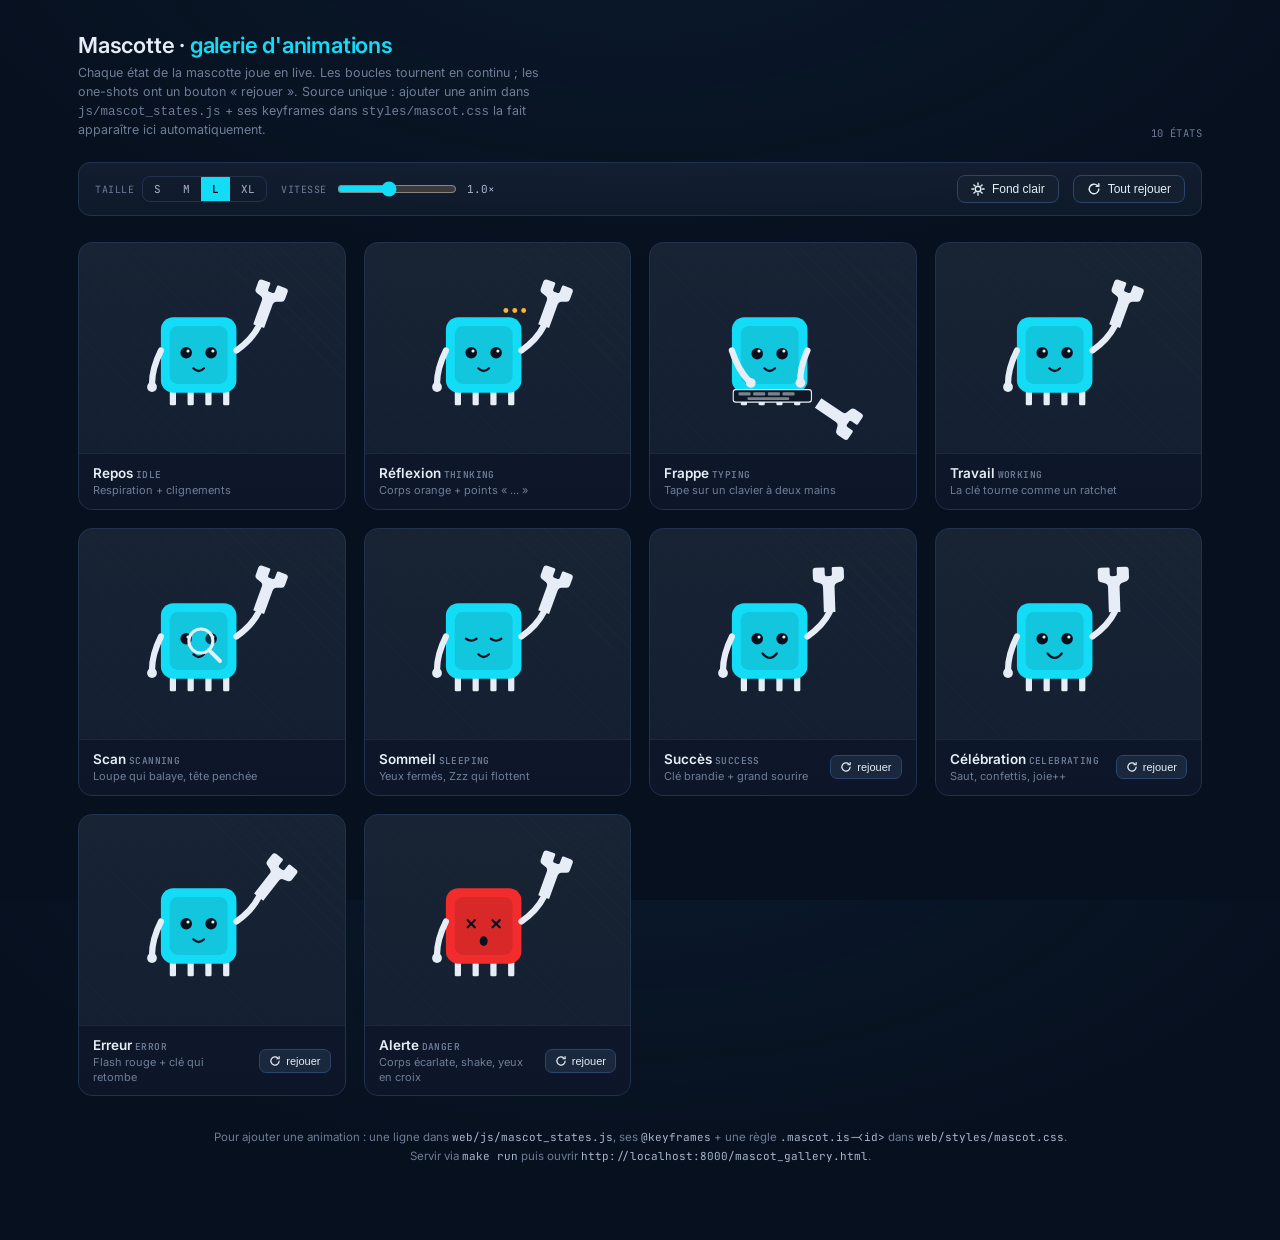
<file: web/mascot_gallery.html>
<!doctype html>
<html lang="fr">
<head>
<meta charset="utf-8">
<meta name="viewport" content="width=device-width, initial-scale=1">
<title>Mascotte — Galerie d'animations</title>
<link rel="preconnect" href="https://fonts.googleapis.com">
<link rel="preconnect" href="https://fonts.gstatic.com" crossorigin>
<link href="https://fonts.googleapis.com/css2?family=Inter:wght@400;500;600;700&family=JetBrains+Mono:wght@400;500;600&display=swap" rel="stylesheet">
<link rel="stylesheet" href="styles/tokens.css">
<link rel="stylesheet" href="styles/mascot.css">
<link rel="stylesheet" href="styles/mascot_gallery.css">
<!-- mascot.js calls the global t() for the SVG aria-label; the app provides it
     via i18n.js, but this standalone page just needs a stub. -->
<script>window.t = function () { return "Wrench Board mascot"; };</script>
</head>
<body>
<div class="mg-wrap">
  <header class="mg-head">
    <div>
      <h1 class="mg-title">Mascotte · <span class="mg-accent">galerie d'animations</span></h1>
      <p class="mg-sub">Chaque état de la mascotte joue en live. Les boucles tournent en continu ; les one-shots ont un bouton « rejouer ». Source unique : ajouter une anim dans <code>js/mascot_states.js</code> + ses keyframes dans <code>styles/mascot.css</code> la fait apparaître ici automatiquement.</p>
    </div>
    <span class="mg-count" id="mgCount"></span>
  </header>

  <div class="mg-controls">
    <div class="mg-ctl">
      <span class="mg-ctl-label">Taille</span>
      <div class="mg-seg" id="mgSize">
        <button data-size="80">S</button>
        <button data-size="120">M</button>
        <button data-size="160" class="is-active">L</button>
        <button data-size="220">XL</button>
      </div>
    </div>

    <div class="mg-ctl">
      <span class="mg-ctl-label">Vitesse</span>
      <input type="range" class="mg-range" id="mgSpeed" min="0.25" max="2" step="0.05" value="1">
      <span class="mg-range-val mono" id="mgSpeedVal">1.0×</span>
    </div>

    <div class="mg-spacer"></div>

    <button class="mg-btn" id="mgLight" type="button">
      <svg viewBox="0 0 16 16" fill="none" stroke="currentColor" stroke-width="1.6" stroke-linecap="round" stroke-linejoin="round">
        <circle cx="8" cy="8" r="3.2"/><path d="M8 1v2M8 13v2M1 8h2M13 8h2M3.3 3.3l1.4 1.4M11.3 11.3l1.4 1.4M3.3 12.7l1.4-1.4M11.3 4.7l1.4-1.4"/>
      </svg>
      <span id="mgLightLabel">Fond clair</span>
    </button>

    <button class="mg-btn" id="mgReplayAll" type="button">
      <svg viewBox="0 0 16 16" fill="none" stroke="currentColor" stroke-width="1.6" stroke-linecap="round" stroke-linejoin="round">
        <path d="M13.5 8a5.5 5.5 0 1 1-1.6-3.9"/><path d="M13.5 2v3h-3"/>
      </svg>
      Tout rejouer
    </button>
  </div>

  <div class="mg-grid" id="mgGrid"></div>

  <footer class="mg-foot">
    <p>Pour ajouter une animation : une ligne dans <code>web/js/mascot_states.js</code>, ses <code>@keyframes</code> + une règle <code>.mascot.is-&lt;id&gt;</code> dans <code>web/styles/mascot.css</code>.<br>
    Servir via <code>make run</code> puis ouvrir <code>http://localhost:8000/mascot_gallery.html</code>.</p>
  </footer>
</div>

<script type="module" src="js/mascot_gallery.js"></script>
</body>
</html>
</file>
<file: web/styles/tokens.css>
:root {
  --bg-deep:#07101f; --bg:#0a1120; --bg-2:#0f1a2e;
  --panel:#142030; --panel-2:#1a283d;
  --border:#22324d; --border-soft:#1a2840; --border-hover:#2e4468;
  --text:#e6edf7; --text-2:#a9b6cc; --text-3:#6e7d96;
  /* CJK + Devanagari names trail the Latin faces: the browser falls back
     per-glyph for Chinese / Hindi without loading any extra web font
     (system-ui covers Windows/macOS, the Noto names cover Linux/Android). */
  --mono:'JetBrains Mono', ui-monospace, 'Noto Sans CJK SC', 'Noto Sans Devanagari', monospace;
  --amber:   oklch(0.82 0.16 75);
  --cyan:    oklch(0.82 0.14 210);
  --emerald: oklch(0.78 0.15 155);
  --violet:  oklch(0.78 0.14 295);
  /* UI STATUS green — task/step completion ("done"). NOT a semantic data
     color: --emerald stays locked to net/rail; this is the chrome success
     state (e.g. the pipeline-timeline phase checkmarks). A distinct token so
     the lock holds and the success color stays reusable. */
  --ok: oklch(0.80 0.17 150);
  /* mascot-only danger red — NOT a semantic data color; scoped to the
     mascot's alert/error animations (see web/styles/mascot.css). */
  --mascot-danger: oklch(0.62 0.23 27);
}
*{box-sizing:border-box}
html,body{height:100%}
body{margin:0;background:var(--bg);color:var(--text);font-family:'Inter',system-ui,'Noto Sans CJK SC','Noto Sans Devanagari',sans-serif;font-size:13px;overflow:hidden;-webkit-font-smoothing:antialiased}
</file>
<file: web/styles/mascot.css>
/* ============================================================
   Wrench Board mascot — sizes, palette, animation states.
   The mascot SVG is defined inline in `web/index.html` as
   <template id="tpl-mascot"> and cloned at insertion time by
   `web/js/mascot.js`. No external asset is fetched.
   ============================================================ */

/* ---------- sizes & layout ---------- */
.mascot{display:inline-block;vertical-align:middle;line-height:0;color:var(--text);overflow:visible}
.mascot-xs{width:32px;height:auto}
.mascot-sm{width:80px;height:auto}
.mascot-md{width:160px;height:auto}
.mascot-lg{width:320px;height:auto}

/* ---------- chat panel companion ----------
   Pinned to the bottom-right of the diagnostic panel, hovering above the
   composer. The parent <aside class="llm-panel"> is already position:fixed,
   which is enough to anchor an absolute child — do NOT override it.
   pointer-events:none so clicks fall through to the form. */
.llm-mascot{position:absolute;right:12px;bottom:128px;width:48px;pointer-events:none;z-index:6;opacity:.92;filter:drop-shadow(0 3px 10px rgba(0,0,0,.35));transition:opacity .25s ease}
.llm-mascot .mascot{width:100%}

/* ---------- palette ----------
   Body = brand cyan. Face details (eyes, mouth) sit on the cyan body
   so they get the dark contrast. Limbs (legs, arms, wrench) sit on the
   dark app bg so they take a soft light tint. */
.mascot-body{fill:var(--cyan)}
.mascot-body-shade{fill:rgba(0,0,0,.10)}
.mascot-detail-fill{fill:var(--text)}
.mascot-detail-stroke{fill:none;stroke:var(--text);stroke-linecap:round;stroke-linejoin:round}

/* face overrides — dark on the cyan body */
.mascot-eye-ball{fill:var(--bg-deep)}
.mascot-eye-shine{fill:var(--text)}
.mascot-mouth-smile,.mascot-mouth-grin{stroke:var(--bg-deep)}

/* mouth: smile is the resting state, grin is shown only on success */
.mascot-mouth-grin{display:none}

/* ---------- per-element transform anchors ----------
   SVG groups need transform-box:view-box so transform-origin reads in
   the SVG user-coordinate system (the viewBox), letting us pivot around
   precise points like the wrench wrist. */
.mascot #body,
.mascot #face,
.mascot .mascot-eye,
.mascot .mascot-wrench,
.mascot #arm-left,
.mascot #arm-right,
.mascot .mascot-loupe{transform-box:view-box}

.mascot #arm-left{transform-origin:115px 200px}
.mascot #arm-right{transform-origin:285px 200px}

/* self-pivoting bits (rotate/scale around their own centre, not the viewBox) */
.mascot .mascot-zzz-z,
.mascot .mascot-confetti-bit{transform-box:fill-box;transform-origin:center}

.mascot #body,
.mascot #face{transform-origin:200px 210px}

.mascot .mascot-eye-left{transform-origin:172px 205px}
.mascot .mascot-eye-right{transform-origin:228px 205px}

.mascot .mascot-wrench{transform-origin:335px 145px}

/* ---------- state-only overlay elements (hidden until a state shows them) ----------
   Added to the template for scanning / sleeping / danger / celebrating. */
.mascot-eye-closed,
.mascot-eye-happy,
.mascot-eye-cross,
.mascot-mouth-o,
.mascot-think-dots,
.mascot-keyboard,
.mascot-loupe,
.mascot-zzz,
.mascot-confetti{display:none}

/* thinking "..." dots — amber, the warm "I'm chewing on it" colour */
.mascot-think-dot{fill:var(--amber)}

/* typing keyboard */
.mascot-kbd-base{fill:#0e1827;stroke:var(--text);stroke-width:2.5}
.mascot-kbd-key{fill:var(--text);opacity:.5}

.mascot-eye-closed,
.mascot-eye-happy{fill:none;stroke:var(--bg-deep);stroke-linecap:round}
.mascot-eye-cross path{fill:none;stroke:var(--bg-deep);stroke-linecap:round}
.mascot-mouth-o{fill:var(--bg-deep)}

/* scan loupe */
.mascot-loupe-glass{fill:var(--cyan);opacity:.18}
.mascot-loupe-lens{fill:none;stroke:var(--text);stroke-width:7}
.mascot-loupe-handle{stroke:var(--text);stroke-width:9;stroke-linecap:round}

/* sleep Zzz */
.mascot-zzz-z{fill:var(--text);font-family:var(--mono),'JetBrains Mono',monospace;font-weight:700;opacity:0}
.mascot-zzz-1{font-size:18px}
.mascot-zzz-2{font-size:26px}
.mascot-zzz-3{font-size:36px}

/* celebration confetti — multicolour via the semantic tokens (decorative) */
.mascot-confetti-bit{opacity:0}
.cf-a{fill:var(--cyan)}
.cf-b{fill:var(--amber)}
.cf-c{fill:var(--emerald)}
.cf-d{fill:var(--violet)}

/* the inner <g class="mascot-wrench-base"> keeps the static 20° lean of
   the wrench in SVG-attribute form (set inline in the SVG file) so CSS
   animations on .mascot-wrench compose as a delta on top of it. */

/* ============================================================
   IDLE — always on. Subtle breathing + eye-blinks.
   Targeted at .mascot directly so it runs in every context unless
   a more specific state class overrides it.
   ============================================================ */
@keyframes mascot-breathe{
  0%,100%{transform:scale(1)}
  50%{transform:scale(1.015)}
}
@keyframes mascot-blink{
  0%,90%,100%{transform:scaleY(1)}
  94%,97%{transform:scaleY(.08)}
}

.mascot #body,
.mascot #face{animation:mascot-breathe 4s ease-in-out infinite}

.mascot .mascot-eye-left{animation:mascot-blink 5.2s ease-in-out infinite}
.mascot .mascot-eye-right{animation:mascot-blink 5.2s ease-in-out infinite -.03s}

/* ============================================================
   THINKING — agent reasoning. Wrench taps slowly, eyes drift.
   ============================================================ */
@keyframes mascot-wrench-tap{
  0%,100%{transform:rotate(0deg)}
  50%{transform:rotate(-8deg)}
}
@keyframes mascot-eye-drift{
  0%,100%{transform:translateX(0)}
  50%{transform:translateX(1.5px)}
}
/* body warms to amber and back — "thinking / chewing on it" */
@keyframes mascot-body-think{
  0%,100%{fill:var(--cyan)}
  50%{fill:var(--amber)}
}
/* the "..." dots: each lifts + brightens in turn (typing-indicator wave) */
@keyframes mascot-think-dot{
  0%,100%{opacity:.25;transform:translateY(0)}
  30%{opacity:1;transform:translateY(-3px)}
}

.mascot.is-thinking .mascot-wrench{animation:mascot-wrench-tap 1.4s ease-in-out infinite}
.mascot.is-thinking .mascot-eye-ball{animation:mascot-eye-drift 2.2s ease-in-out infinite}
.mascot.is-thinking .mascot-body{animation:mascot-body-think 2.2s ease-in-out infinite}
.mascot.is-thinking .mascot-think-dots{display:block}
.mascot.is-thinking .mascot-think-dot{animation:mascot-think-dot 1.1s ease-in-out infinite}
.mascot.is-thinking .td-2{animation-delay:.18s}
.mascot.is-thinking .td-3{animation-delay:.36s}

/* ============================================================
   WORKING — pipeline running. Wrench cranks like a ratchet,
   breathing speeds up to convey effort.
   ============================================================ */
@keyframes mascot-wrench-ratchet{
  0%{transform:rotate(-14deg)}
  50%{transform:rotate(14deg)}
  100%{transform:rotate(-14deg)}
}

.mascot.is-working .mascot-wrench{animation:mascot-wrench-ratchet .75s ease-in-out infinite}
.mascot.is-working #body,
.mascot.is-working #face{animation-duration:2s}

/* ============================================================
   TYPING — agent streaming text. A keyboard appears, both arms
   swing down onto it (the wrench lowers with the right arm) and the
   hands peck in alternation; keys flash in a wave. The base poses are
   set directly so the figure still reads as "typing" with motion off.
   ============================================================ */
@keyframes mascot-type-left{
  0%,100%{transform:rotate(-44deg)}
  50%{transform:rotate(-50deg)}
}
@keyframes mascot-type-right{
  0%,100%{transform:rotate(150deg)}
  50%{transform:rotate(156deg)}
}
@keyframes mascot-key-flash{
  0%,100%{opacity:.45}
  40%{opacity:1}
}
/* drop the wrench to the floor once, then it rests there (free right hand) */
@keyframes mascot-wrench-drop{
  0%{transform:translate(0,0) rotate(0deg)}
  55%{transform:translate(-26px,176px) rotate(108deg)}
  72%{transform:translate(-26px,166px) rotate(100deg)}  /* little bounce */
  100%{transform:translate(-26px,173px) rotate(104deg)}
}
.mascot-hand-right{display:none}
.mascot.is-typing .mascot-keyboard{display:block}
.mascot.is-typing .mascot-hand-right{display:block}
.mascot.is-typing .mascot-wrench{animation:mascot-wrench-drop .7s cubic-bezier(.4,1.1,.6,1) 1 forwards}
.mascot.is-typing #arm-left{transform:rotate(-44deg);animation:mascot-type-left .5s ease-in-out infinite}
.mascot.is-typing #arm-right{transform:rotate(150deg);animation:mascot-type-right .5s ease-in-out infinite -.25s}
.mascot.is-typing .mascot-eye-ball{transform:translateY(2px)}
.mascot.is-typing .mascot-kbd-key{animation:mascot-key-flash .6s ease-in-out infinite}
.mascot.is-typing .kk-2{animation-delay:.12s}
.mascot.is-typing .kk-3{animation-delay:.24s}
.mascot.is-typing .kk-4{animation-delay:.36s}
.mascot.is-typing .kk-5{animation-delay:.18s}

/* ============================================================
   SUCCESS — one-shot celebration. Wrench thrust, grin appears.
   The class can be left in place permanently; the wrench rests
   raised after the animation finishes via animation-fill-mode.
   ============================================================ */
@keyframes mascot-wrench-cheer{
  0%{transform:rotate(0deg)}
  30%{transform:rotate(-32deg)}
  55%{transform:rotate(-32deg)}
  75%{transform:rotate(-26deg)}
  100%{transform:rotate(-22deg)}
}

.mascot.is-success .mascot-wrench{
  animation:mascot-wrench-cheer 1.2s cubic-bezier(.2,.8,.2,1) 1 forwards;
}
.mascot.is-success .mascot-mouth-smile{display:none}
.mascot.is-success .mascot-mouth-grin{display:block}

/* Happy ^_^ eyes for the first ~1.2s, then cross-fade back to normal eyes.
   The grin + raised wrench stay; only the eyes revert. */
@keyframes mascot-eye-happy-in{
  0%,72%{opacity:1}
  100%{opacity:0}
}
@keyframes mascot-eye-happy-out{
  0%,72%{opacity:0}
  100%{opacity:1}
}
.mascot.is-success .mascot-eye-left,
.mascot.is-success .mascot-eye-right{animation:none}
.mascot.is-success .mascot-eye-happy{
  display:block;animation:mascot-eye-happy-in 1.7s ease-in-out 1 forwards;
}
.mascot.is-success .mascot-eye-ball,
.mascot.is-success .mascot-eye-shine{
  animation:mascot-eye-happy-out 1.7s ease-in-out 1 forwards;
}

/* ============================================================
   ERROR — red flash + a quick shake, wrench droops.
   Eyes and body briefly flash --mascot-danger then settle back;
   the whole figure jolts once. Stronger than the old amber blink.
   ============================================================ */
@keyframes mascot-eye-flash{
  0%,100%{fill:var(--bg-deep)}
  20%,60%{fill:var(--mascot-danger)}
}
@keyframes mascot-body-flash-red{
  0%,100%{fill:var(--cyan)}
  25%,55%{fill:var(--mascot-danger)}
}
@keyframes mascot-wrench-droop{
  0%{transform:rotate(0deg)}
  100%{transform:rotate(18deg)}
}
@keyframes mascot-shake{
  0%,100%{transform:translateX(0)}
  20%{transform:translateX(-4px)}
  40%{transform:translateX(4px)}
  60%{transform:translateX(-3px)}
  80%{transform:translateX(3px)}
}

.mascot.is-error{animation:mascot-shake .4s ease-in-out 1}
.mascot.is-error .mascot-eye-ball{animation:mascot-eye-flash 1.6s ease-in-out 1 forwards}
.mascot.is-error .mascot-body{animation:mascot-body-flash-red 1.6s ease-in-out 1}
.mascot.is-error .mascot-wrench{animation:mascot-wrench-droop .5s ease-out 1 forwards}

/* ============================================================
   DANGER — escalated alert. Body turns scarlet and stays, eyes
   become crosses, mouth drops to a shocked "O", figure shakes hard.
   The red fill is set directly (not only via keyframe) so it holds
   even under prefers-reduced-motion.
   ============================================================ */
@keyframes mascot-body-red{
  0%{fill:var(--cyan)}
  18%,100%{fill:var(--mascot-danger)}
}
.mascot.is-danger{animation:mascot-shake .4s ease-in-out 3}
.mascot.is-danger .mascot-body{fill:var(--mascot-danger);animation:mascot-body-red .35s ease-out}
.mascot.is-danger .mascot-eye-ball,
.mascot.is-danger .mascot-eye-shine{display:none}
.mascot.is-danger .mascot-eye-cross{display:block}
.mascot.is-danger .mascot-mouth-smile,
.mascot.is-danger .mascot-mouth-grin{display:none}
.mascot.is-danger .mascot-mouth-o{display:block}

/* ============================================================
   SCANNING — inspecting. Loupe sweeps across the face, head tilts,
   eyes track side to side.
   ============================================================ */
@keyframes mascot-loupe-sweep{
  0%,100%{transform:translate(-34px,6px)}
  50%{transform:translate(34px,-4px)}
}
@keyframes mascot-head-tilt{
  0%,100%{transform:rotate(-4deg)}
  50%{transform:rotate(4deg)}
}
@keyframes mascot-eye-scan{
  0%,100%{transform:translateX(-2px)}
  50%{transform:translateX(2px)}
}
.mascot.is-scanning .mascot-loupe{display:block;animation:mascot-loupe-sweep 2.4s ease-in-out infinite}
.mascot.is-scanning #face{animation:mascot-head-tilt 3s ease-in-out infinite}
.mascot.is-scanning .mascot-eye-ball{animation:mascot-eye-scan 2.4s ease-in-out infinite}

/* ============================================================
   SLEEPING — eyes shut, slow breathing, Zzz drift up and fade.
   ============================================================ */
@keyframes mascot-zzz-float{
  0%{opacity:0;transform:translate(0,0) scale(.7)}
  20%{opacity:1}
  100%{opacity:0;transform:translate(10px,-26px) scale(1.1)}
}
@keyframes mascot-breathe-slow{
  0%,100%{transform:scale(1)}
  50%{transform:scale(1.025)}
}
.mascot.is-sleeping .mascot-eye-left,
.mascot.is-sleeping .mascot-eye-right{animation:none}
.mascot.is-sleeping .mascot-eye-ball,
.mascot.is-sleeping .mascot-eye-shine{display:none}
.mascot.is-sleeping .mascot-eye-closed{display:block}
.mascot.is-sleeping #body,
.mascot.is-sleeping #face{animation:mascot-breathe-slow 5.5s ease-in-out infinite}
.mascot.is-sleeping .mascot-zzz{display:block}
.mascot.is-sleeping .mascot-zzz-1{animation:mascot-zzz-float 3s ease-in-out infinite}
.mascot.is-sleeping .mascot-zzz-2{animation:mascot-zzz-float 3s ease-in-out infinite .5s}
.mascot.is-sleeping .mascot-zzz-3{animation:mascot-zzz-float 3s ease-in-out infinite 1s}

/* ============================================================
   CELEBRATING — a hop, grin, wrench raised, confetti rains down.
   One-shot: confetti fades out, wrench rests raised, grin stays.
   ============================================================ */
@keyframes mascot-jump{
  0%,100%{transform:translateY(0)}
  30%{transform:translateY(-22px)}
  50%{transform:translateY(0)}
  65%{transform:translateY(-10px)}
  80%{transform:translateY(0)}
}
@keyframes mascot-confetti-fall{
  0%{opacity:0;transform:translateY(-10px) rotate(0deg)}
  12%{opacity:1}
  100%{opacity:0;transform:translateY(125px) rotate(220deg)}
}
.mascot.is-celebrating{animation:mascot-jump 1.1s cubic-bezier(.3,.7,.4,1) 1}
.mascot.is-celebrating .mascot-wrench{animation:mascot-wrench-cheer 1.2s cubic-bezier(.2,.8,.2,1) 1 forwards}
.mascot.is-celebrating .mascot-mouth-smile{display:none}
.mascot.is-celebrating .mascot-mouth-grin{display:block}
.mascot.is-celebrating .mascot-confetti{display:block}
.mascot.is-celebrating .mascot-confetti-bit{animation:mascot-confetti-fall 1.5s ease-in 1 forwards}
.mascot.is-celebrating .mascot-confetti-bit:nth-child(1){animation-delay:0s}
.mascot.is-celebrating .mascot-confetti-bit:nth-child(2){animation-delay:.12s}
.mascot.is-celebrating .mascot-confetti-bit:nth-child(3){animation-delay:.05s}
.mascot.is-celebrating .mascot-confetti-bit:nth-child(4){animation-delay:.2s}
.mascot.is-celebrating .mascot-confetti-bit:nth-child(5){animation-delay:.1s}
.mascot.is-celebrating .mascot-confetti-bit:nth-child(6){animation-delay:.28s}
.mascot.is-celebrating .mascot-confetti-bit:nth-child(7){animation-delay:.16s}
.mascot.is-celebrating .mascot-confetti-bit:nth-child(8){animation-delay:.34s}

/* ============================================================
   Reduced-motion respect — keep the figure visible, drop motion.
   ============================================================ */
@media (prefers-reduced-motion: reduce){
  .mascot *,.mascot{animation:none!important}
  /* with no animation the happy/normal eyes would both show; keep normal */
  .mascot.is-success .mascot-eye-happy{display:none}
  .mascot.is-success .mascot-eye-ball,
  .mascot.is-success .mascot-eye-shine{opacity:1}
  /* the wrench-drop can't play, so just hide the wrench while typing */
  .mascot.is-typing .mascot-wrench{display:none}
}
</file>
<file: web/styles/mascot_gallery.css>
/* ============================================================
   Mascot animation gallery — standalone workshop page.
   Reuses the real mascot.css + template; this file only styles
   the gallery chrome (header, controls, card grid).
   Matches the workbench aesthetic: dark, dense, glass, mono labels.
   ============================================================ */

body{
  /* override the app shell's overflow:hidden — this page scrolls */
  overflow:auto;
  background:
    radial-gradient(1200px 600px at 50% -10%, rgba(56,189,248,.06), transparent 60%),
    var(--bg-deep);
  min-height:100vh;
}

.mg-wrap{max-width:1180px;margin:0 auto;padding:32px 28px 64px}

/* ---------- header ---------- */
.mg-head{
  display:flex;align-items:flex-end;justify-content:space-between;
  gap:24px;flex-wrap:wrap;margin-bottom:8px;
}
.mg-title{font-size:22px;font-weight:600;letter-spacing:-.2px;margin:0}
.mg-title .mg-accent{color:var(--cyan)}
.mg-sub{
  margin:6px 0 0;color:var(--text-3);font-size:12.5px;max-width:60ch;line-height:1.5;
}
.mg-count{
  font-family:var(--mono);font-size:10.5px;text-transform:uppercase;letter-spacing:.4px;
  color:var(--text-3);
}

/* ---------- control bar ---------- */
.mg-controls{
  display:flex;align-items:center;gap:14px;flex-wrap:wrap;
  margin:22px 0 26px;padding:12px 16px;
  background:linear-gradient(180deg, rgba(26,40,61,.6), rgba(20,32,48,.6));
  border:1px solid var(--border);border-radius:12px;
  backdrop-filter:blur(8px);
}
.mg-ctl{display:flex;align-items:center;gap:8px}
.mg-ctl-label{
  font-family:var(--mono);font-size:10px;text-transform:uppercase;letter-spacing:.5px;
  color:var(--text-3);
}
.mg-seg{display:inline-flex;border:1px solid var(--border);border-radius:8px;overflow:hidden}
.mg-seg button{
  appearance:none;border:0;background:transparent;color:var(--text-2);
  font-family:var(--mono);font-size:11px;padding:5px 11px;cursor:pointer;
  transition:background .15s,color .15s;
}
.mg-seg button:hover{background:var(--panel-2);color:var(--text)}
.mg-seg button.is-active{background:var(--cyan);color:var(--bg-deep);font-weight:600}
.mg-spacer{flex:1 1 auto}

.mg-range{accent-color:var(--cyan);width:120px}
.mg-range-val{font-family:var(--mono);font-size:11px;color:var(--text-2);min-width:34px}

.mg-btn{
  appearance:none;display:inline-flex;align-items:center;gap:7px;
  border:1px solid var(--border-hover);border-radius:8px;
  background:var(--panel);color:var(--text);
  font-size:12px;padding:6px 13px;cursor:pointer;transition:background .15s,border-color .15s;
}
.mg-btn:hover{background:var(--panel-2);border-color:var(--cyan)}
.mg-btn svg{width:14px;height:14px}

/* ---------- card grid ---------- */
.mg-grid{
  display:grid;gap:18px;
  grid-template-columns:repeat(auto-fill, minmax(220px, 1fr));
}
.mg-card{
  position:relative;display:flex;flex-direction:column;
  border:1px solid var(--border);border-radius:14px;
  background:linear-gradient(180deg, var(--panel), var(--bg-2));
  overflow:hidden;transition:border-color .15s, transform .15s;
}
.mg-card:hover{border-color:var(--border-hover);transform:translateY(-2px)}

.mg-stage{
  position:relative;display:grid;place-items:center;
  min-height:210px;padding:22px;
  background:
    linear-gradient(rgba(255,255,255,.015), rgba(255,255,255,.015)),
    repeating-linear-gradient(45deg, transparent 0 11px, rgba(255,255,255,.012) 11px 12px);
}
/* light-stage mode for contrast checking */
.mg-grid.is-light .mg-stage{background:#e9eef5}
.mg-grid.is-light .mg-card{background:linear-gradient(180deg,#f4f7fb,#e4e9f1)}
.mg-grid.is-light .mg-meta{background:rgba(255,255,255,.5);border-top-color:rgba(0,0,0,.08)}
.mg-grid.is-light .mg-name{color:#0a1120}
.mg-grid.is-light .mg-blurb{color:#3a475c}

.mg-stage .mascot{width:var(--mg-size,140px);height:auto}

.mg-kind{
  position:absolute;top:10px;right:10px;
  font-family:var(--mono);font-size:9px;text-transform:uppercase;letter-spacing:.5px;
  padding:3px 7px;border-radius:6px;border:1px solid var(--border);
  background:rgba(10,17,32,.7);backdrop-filter:blur(6px);
}
.mg-kind.kind-loop{color:var(--emerald)}
.mg-kind.kind-oneshot{color:var(--amber)}

.mg-meta{
  display:flex;align-items:center;justify-content:space-between;gap:10px;
  padding:11px 14px;border-top:1px solid var(--border-soft);
  background:rgba(10,17,32,.35);
}
.mg-meta-text{min-width:0}
.mg-name{font-size:13.5px;font-weight:600;margin:0}
.mg-blurb{font-size:11px;color:var(--text-3);margin:2px 0 0;line-height:1.35}
.mg-id{font-family:var(--mono);font-size:9.5px;color:var(--text-3);text-transform:uppercase;letter-spacing:.4px}

.mg-replay{
  appearance:none;flex:0 0 auto;display:inline-flex;align-items:center;gap:5px;
  border:1px solid var(--border-hover);border-radius:7px;
  background:var(--panel-2);color:var(--text);
  font-size:11px;padding:5px 9px;cursor:pointer;transition:background .15s,border-color .15s;
}
.mg-replay:hover{background:var(--cyan);color:var(--bg-deep);border-color:var(--cyan)}
.mg-replay svg{width:12px;height:12px}
.mg-replay[hidden]{display:none}

.mg-foot{
  margin-top:32px;text-align:center;color:var(--text-3);font-size:11.5px;line-height:1.6;
}
.mg-foot code{font-family:var(--mono);color:var(--text-2);font-size:11px}
</file>
